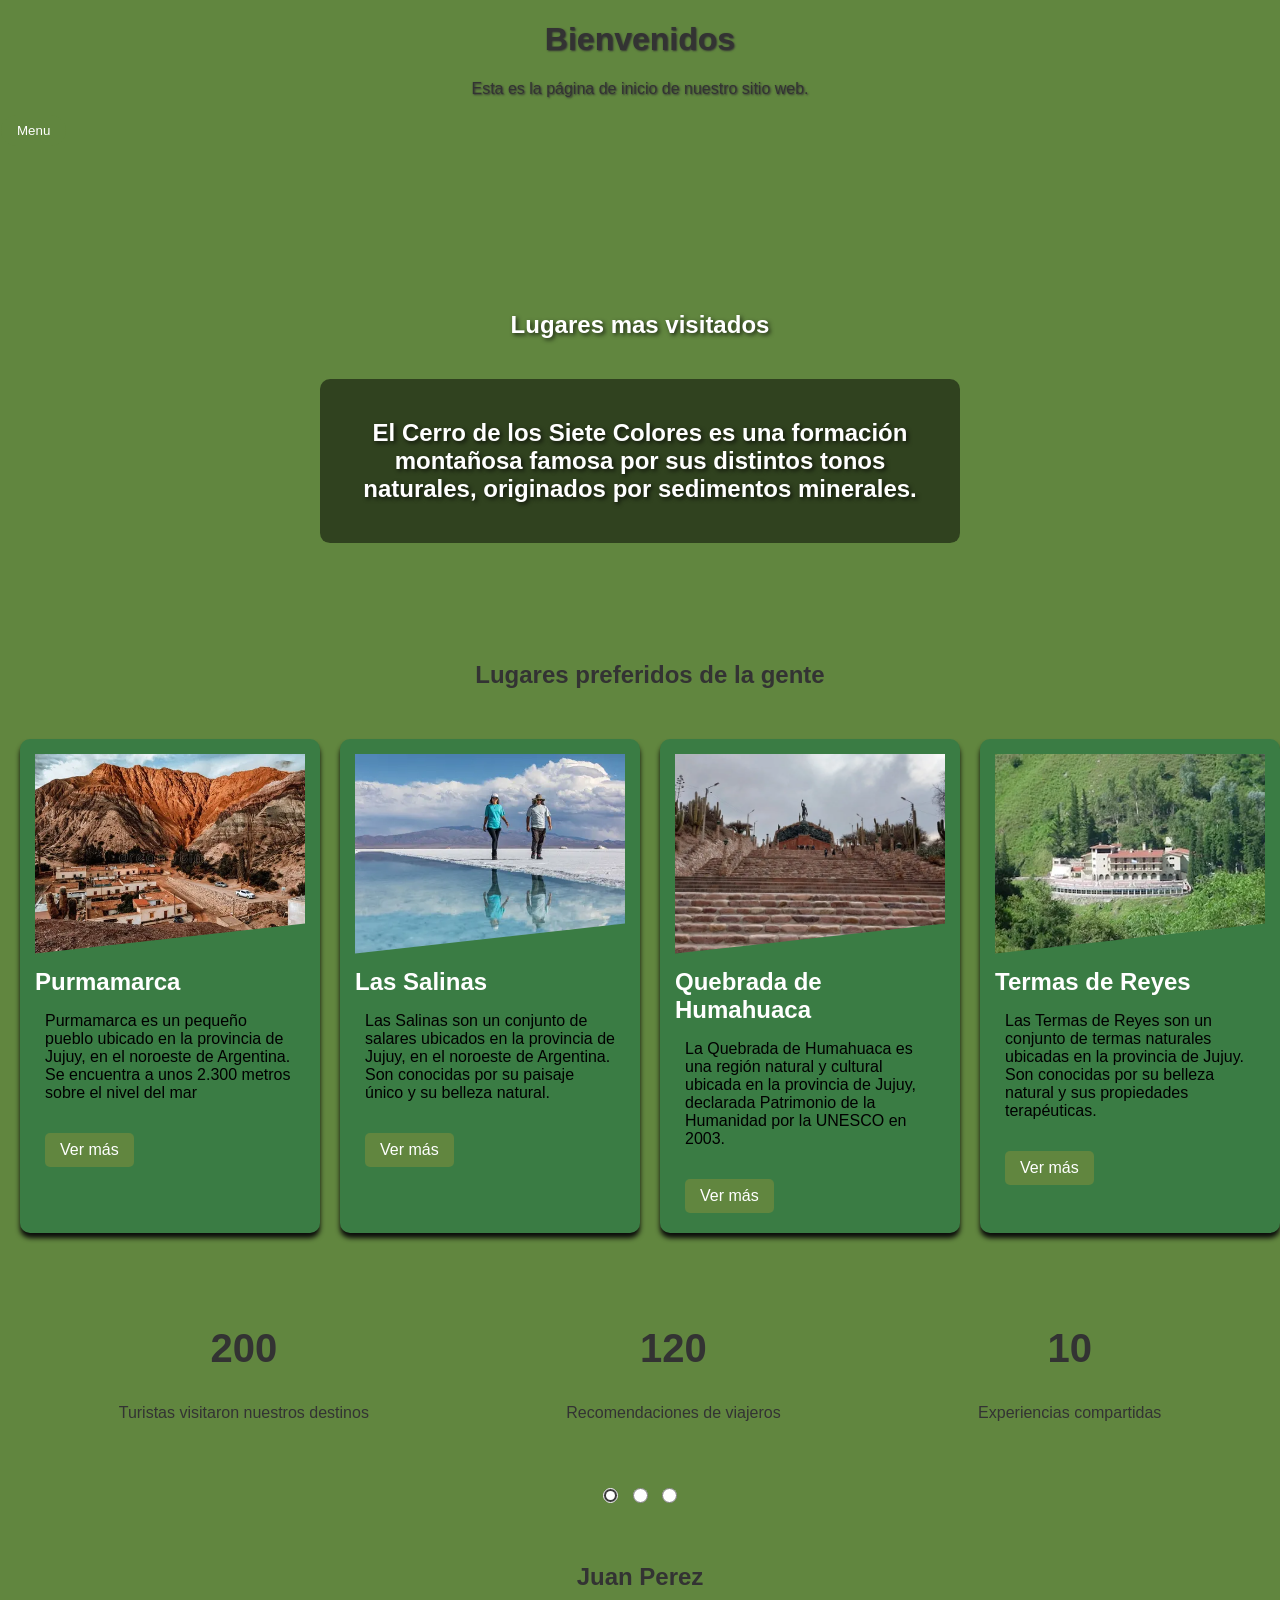
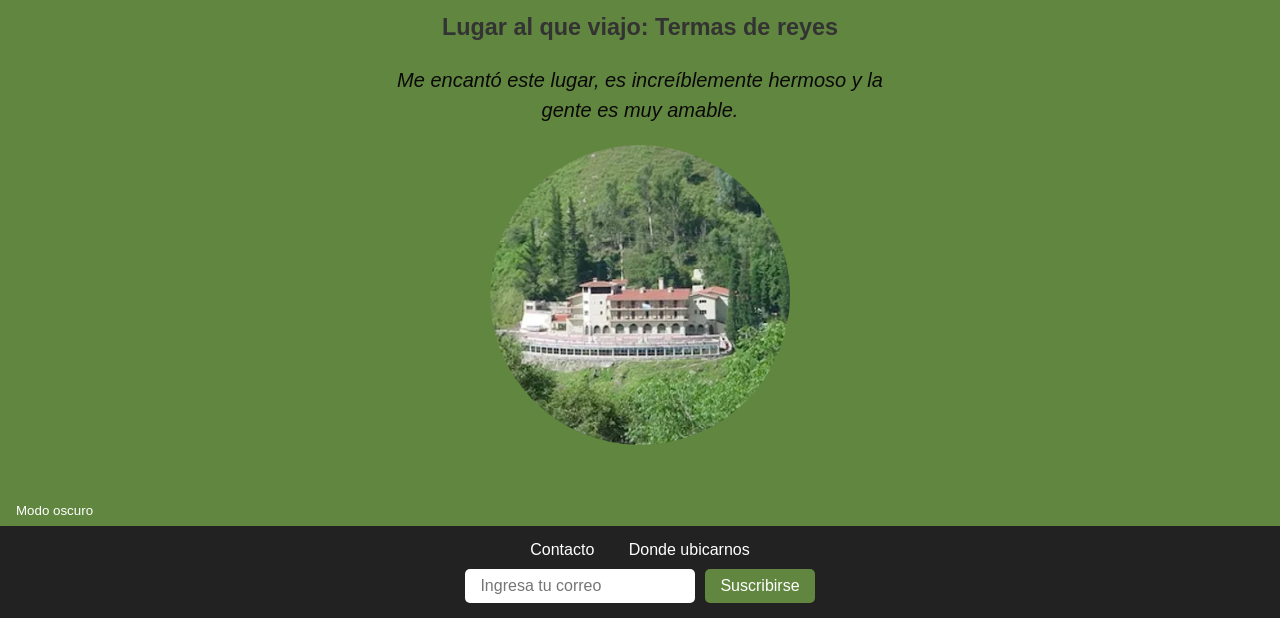
<file: tp1 html y css/Pagina principal/index.html>
<!DOCTYPE html>
<html lang="es">
<head>
    <meta charset="UTF-8">
    <meta name="viewport" content="width=device-width, initial-scale=1.0">
    <title>Pagina principal</title>
    <link rel="stylesheet" href="Assets/css/home.css">
</head>
<body>
    <header role="banner">
        <h1 class="titulo">Bienvenidos</h1>
        <p>Esta es la página de inicio de nuestro sitio web.</p>
        <nav role="navigation" aria-label="Menú principal">
            <div class="menu-contenedor">   
                            <button aria-label="Abrir menú de navegación">Menu</button>
            <ul>
                <li><a href="pages/Destinos.html" aria-label="Ver destinos">Destinos</a></li>
                <li><a href="pages/Agencias.html" aria-label="Ver agencias">Agencias</a></li>
                <li><a href="pages/Precios.html" aria-label="Ver precios">Precios</a></li>
                <li><a href="pages/BlogDestinos.html" aria-label="Ver lugares más visitados">Lugares mas visitados</a></li>
            </ul>
            </div>
        </nav>
    </header>

    <main role="main">

        <section class="lugares" aria-label="Sección hero con video">
            <div><h1>Lugares mas visitados</h1></div>
            <video src="Assets/video/YTDown.com_Shorts_Cerro-de-los-7-colores-Purmamarca_Media_oXQhgATPeMg_002_720p.mp4" autoplay loop muted aria-hidden="true"></video>
            <div class="overlay">
                <h1>El Cerro de los Siete Colores es una formación montañosa famosa por sus distintos tonos naturales, originados por sedimentos minerales.</h1>
            </div>
        </section>

        <section class="Cards" aria-label="Destinos destacados">
            <h1 class="titulo-destinos">Lugares preferidos de la gente</h1>

            <div class="card">
                <img src="Assets/images/purmamarca.webp" alt="Vista de Purmamarca">
                <h2>Purmamarca</h2>
                <p>Purmamarca es un pequeño pueblo ubicado en la provincia de Jujuy, en el noroeste de Argentina. Se encuentra a unos 2.300 metros sobre el nivel del mar</p>
                <input type="checkbox" id="ver-mas">
                <label for="ver-mas" aria-label="Ver más sobre Purmamarca">Ver más</label>
                <div class="contenido-adicional">
                    <p>Además del Cerro de los Siete Colores, Purmamarca ofrece otras atracciones como la Iglesia de Santa Rosa de Lima, construida en el siglo XVII, y el Paseo de los Colorados.</p>
                </div>
            </div>

            <div class="card">
                <img src="Assets/images/las salinas.webp" alt="Vista de Las Salinas">
                <h2>Las Salinas</h2>
                <p>Las Salinas son un conjunto de salares ubicados en la provincia de Jujuy, en el noroeste de Argentina. Son conocidas por su paisaje único y su belleza natural.</p>
                <input type="checkbox" id="ver-mas-salinas">
                <label for="ver-mas-salinas" aria-label="Ver más sobre Las Salinas">Ver más</label>
                <div class="contenido-adicional">
                    <p>Las salinas se formaron hace millones de años a partir de la evaporación de antiguos lagos que quedaron atrapados en la región.</p>
                </div>
            </div>

            <div class="card">
                <img src="Assets/images/quebrada-de-humahuaca.webp" alt="Vista de Quebrada de Humahuaca">
                <h2>Quebrada de Humahuaca</h2>
                <p>La Quebrada de Humahuaca es una región natural y cultural ubicada en la provincia de Jujuy, declarada Patrimonio de la Humanidad por la UNESCO en 2003.</p>
                <input type="checkbox" id="ver-mas-humahuaca">
                <label for="ver-mas-humahuaca" aria-label="Ver más sobre Quebrada de Humahuaca">Ver más</label>
                <div class="contenido-adicional">
                    <p>Humahuaca es uno de los asentamientos más antiguos del norte argentino, con un papel importante en las guerras por la independencia argentina.</p>
                </div>
            </div>

            <div class="card">
                <img src="Assets/images/Termas de reyes.webp" alt="Vista de Termas de Reyes">
                <h2>Termas de Reyes</h2>
                <p>Las Termas de Reyes son un conjunto de termas naturales ubicadas en la provincia de Jujuy. Son conocidas por su belleza natural y sus propiedades terapéuticas.</p>
                <input type="checkbox" id="ver-mas-reyes">
                <label for="ver-mas-reyes" aria-label="Ver más sobre Termas de Reyes">Ver más</label>
                <div class="contenido-adicional">
                    <p>La temperatura del agua varía entre 38 y 42 grados Celsius, lo que las hace ideales para el baño termal.</p>
                </div>
            </div>
        </section>

        <section class="contador" aria-label="Estadísticas">
            <div class="visitas">
                <h2 class="numero">200</h2>
                <p>Turistas visitaron nuestros destinos</p>
            </div>
            <div class="visitas">
                <h2 class="numero">120</h2>
                <p>Recomendaciones de viajeros</p>
            </div>
            <div class="visitas">
                <h2 class="numero">10</h2>
                <p>Experiencias compartidas</p>
            </div>
        </section>

        <section class="testimonios" aria-label="Testimonios de viajeros">
            <input type="radio" name="testimonio" id="t1" class="punto" checked aria-label="Testimonio 1">
            <input type="radio" name="testimonio" id="t2" class="punto" aria-label="Testimonio 2">
            <input type="radio" name="testimonio" id="t3" class="punto" aria-label="Testimonio 3">

            <div class="carrusel">
                <div class="testimonio">
                    <h2>Juan Perez</h2>
                    <h3>Lugar al que viajo: Termas de reyes</h3>
                    <p>Me encantó este lugar, es increíblemente hermoso y la gente es muy amable.</p>
                    <img src="Assets/images/Termas de reyes.webp" alt="Termas de Reyes">
                </div>
                <div class="testimonio">
                    <h2>Maria Gomez</h2>
                    <h3>Lugar al que viajo: Cerro de 7 colores</h3>
                    <p>Una experiencia inolvidable, definitivamente volveré a visitar este lugar.</p>
                    <img src="Assets/images/cerro-de-los-siete-colores.webp" alt="Cerro de los Siete Colores">
                </div>
                <div class="testimonio">
                    <h2>Carlos Rodriguez</h2>
                    <h3>Lugar al que viajo: Las Salinas</h3>
                    <p>Las vistas son impresionantes, especialmente al atardecer.</p>
                    <img src="Assets/images/las salinas.webp" alt="Las Salinas">
                </div>
            </div>
        </section>

        <button onclick="toggleDarkMode()" aria-label="Activar modo oscuro">Modo oscuro</button>
    </main>

    <footer role="contentinfo">
        <ul>
            <li><a href="pages/Contacto.html" aria-label="Ir a contacto">Contacto</a></li>
            <li><a href="https://maps.app.goo.gl/j1ZGdCBHEbtTEC1y9" aria-label="Ver ubicación en mapa">Donde ubicarnos</a></li>
        </ul>
        <form id="newsletter" aria-label="Formulario de suscripción">
            <input type="email" placeholder="Ingresa tu correo" required aria-label="Correo electrónico">
            <button type="submit" aria-label="Suscribirse al newsletter">Suscribirse</button>
        </form>
    </footer>

    <script>
        function toggleDarkMode() {
            document.body.classList.toggle("dark");
        }
    </script>
</body>
</html>
</file>
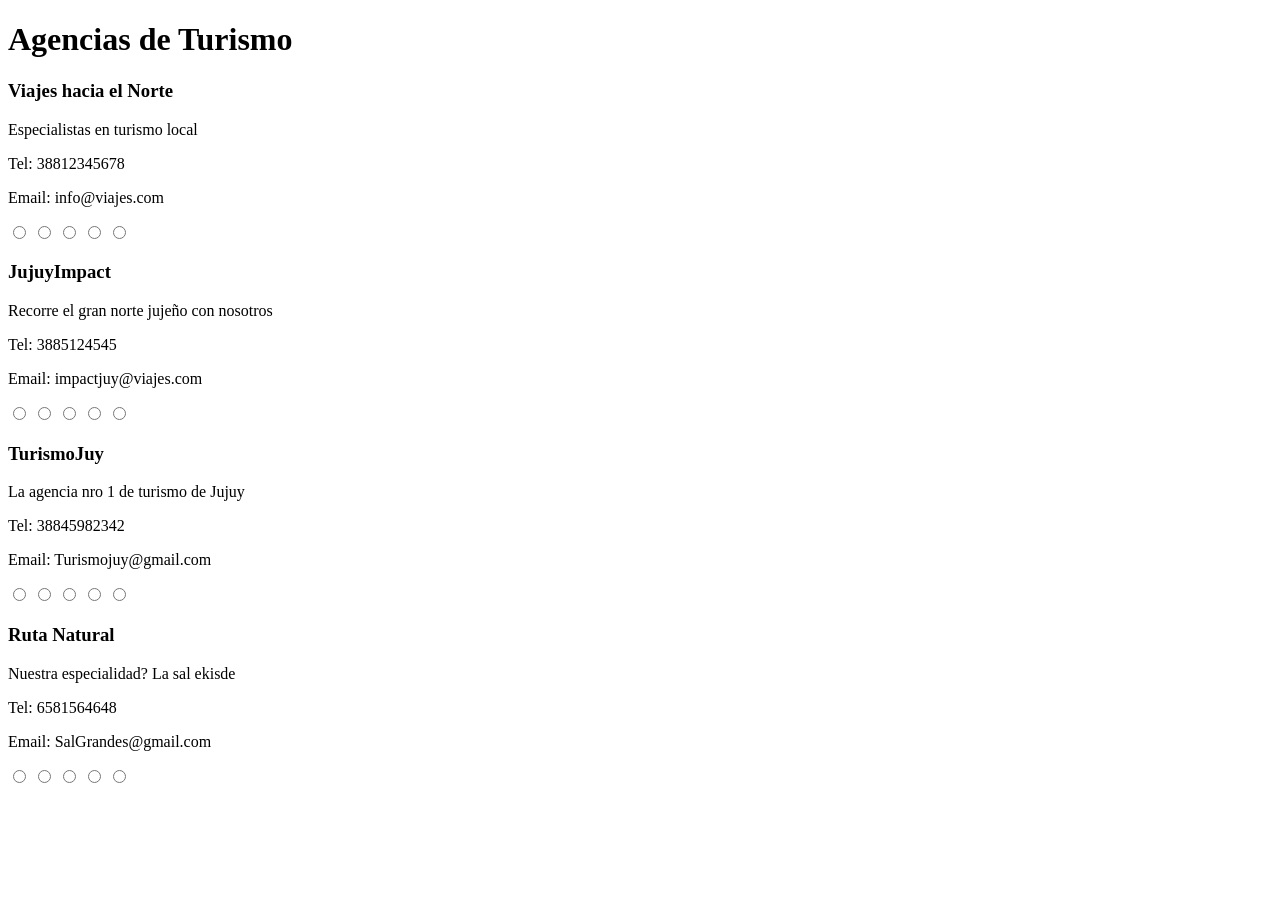
<file: tp1 html y css/Pagina principal/Agencias.html>
<!DOCTYPE html>
<html lang="es">
    <head>
    <meta charset="UTF-8">
    <title>Agencias</title>
</head>
<body>
    <main>
        <h1>Agencias de Turismo</h1>
        <section class="agencias">
            <article class="card-agencia">
                <div class="card-inner">
                    <div class="card-front">
                        <h3>Viajes hacia el Norte</h3>
                        <p>Especialistas en turismo local</p>
                    </div>
                    <div class="card-back">
                            <p>Tel: 38812345678</p>
                            <p>Email: info@viajes.com</p>
                    </div>
                </div>
              <div class="rating">
                <input type="radio" name="rating1">
                <input type="radio" name="rating1">
                <input type="radio" name="rating1">
                <input type="radio" name="rating1">
                <input type="radio" name="rating1">
              </div>
            </article>
            <article class="card-agencia">
                <div class="card-inner">
                    <div class="card-front">
                        <h3>JujuyImpact</h3>
                        <p>Recorre el gran norte jujeño con nosotros</p>
                    </div>
                    <div class="card-back">
                            <p>Tel: 3885124545</p>
                            <p>Email: impactjuy@viajes.com</p>
                    </div>
                </div>
              <div class="rating">
                <input type="radio" name="rating2">
                <input type="radio" name="rating2">
                <input type="radio" name="rating2">
                <input type="radio" name="rating2">
                <input type="radio" name="rating2">
              </div>
            </article> 
            <article class="card-agencia">
                <div class="card-inner">
                    <div class="card-front">
                        <h3>TurismoJuy</h3>
                        <p>La agencia nro 1 de turismo de Jujuy</p>
                    </div>
                    <div class="card-back">
                            <p>Tel: 38845982342</p>
                            <p>Email: Turismojuy@gmail.com</p>
                    </div>
                </div>
              <div class="rating">
                <input type="radio" name="rating3">
                <input type="radio" name="rating3">
                <input type="radio" name="rating3">
                <input type="radio" name="rating3">
                <input type="radio" name="rating3">
              </div>
            </article>
            <article class="card-agencia">
                <div class="card-inner">
                    <div class="card-front">
                        <h3>Ruta Natural</h3>
                        <p>Nuestra especialidad? La sal ekisde</p>
                    </div>
                    <div class="card-back">
                        <p>Tel: 6581564648</p>
                        <p>Email: SalGrandes@gmail.com</p>

                    </div>
                </div>
             <div class="rating">
                 <input type="radio" name="rating4">
                <input type="radio" name="rating4">
                <input type="radio" name="rating4">
                <input type="radio" name="rating4">
                <input type="radio" name="rating4">
             </div>
            </article>
        </section>
    </main>
</body>
</file>
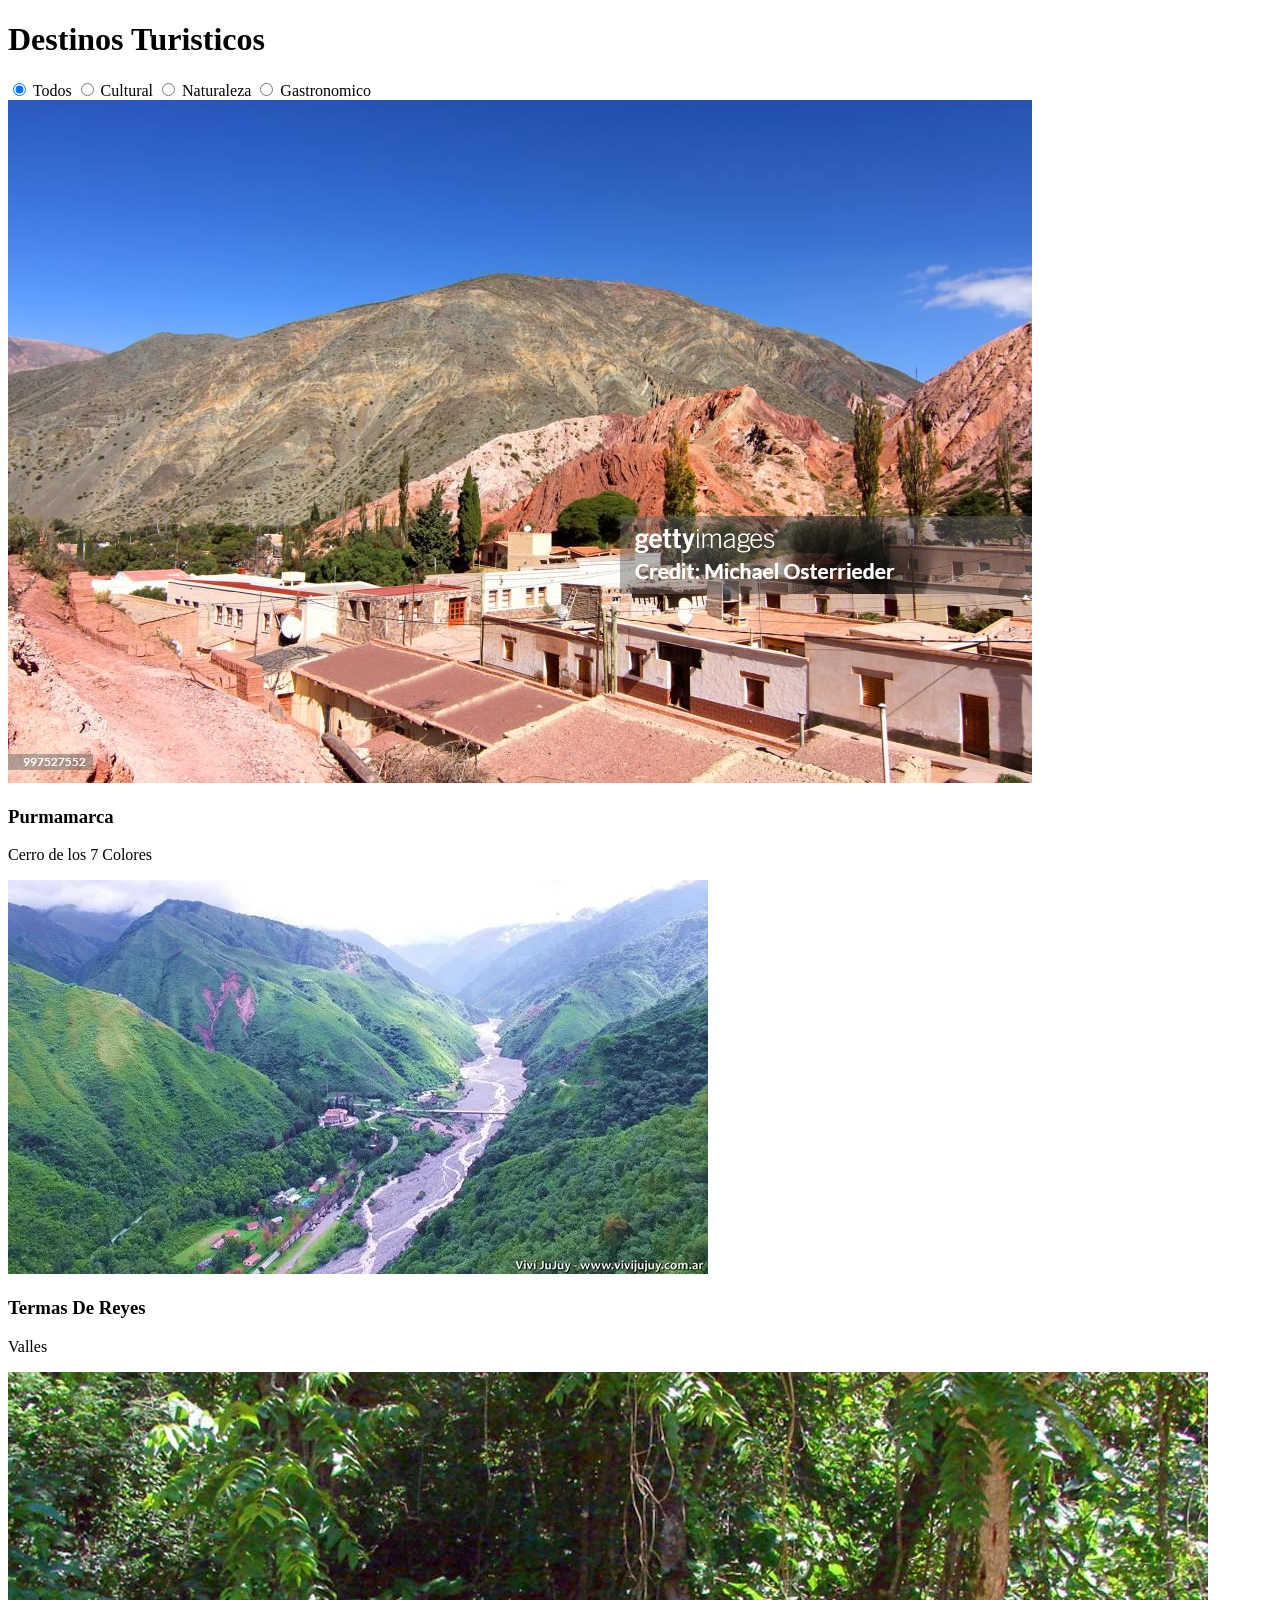
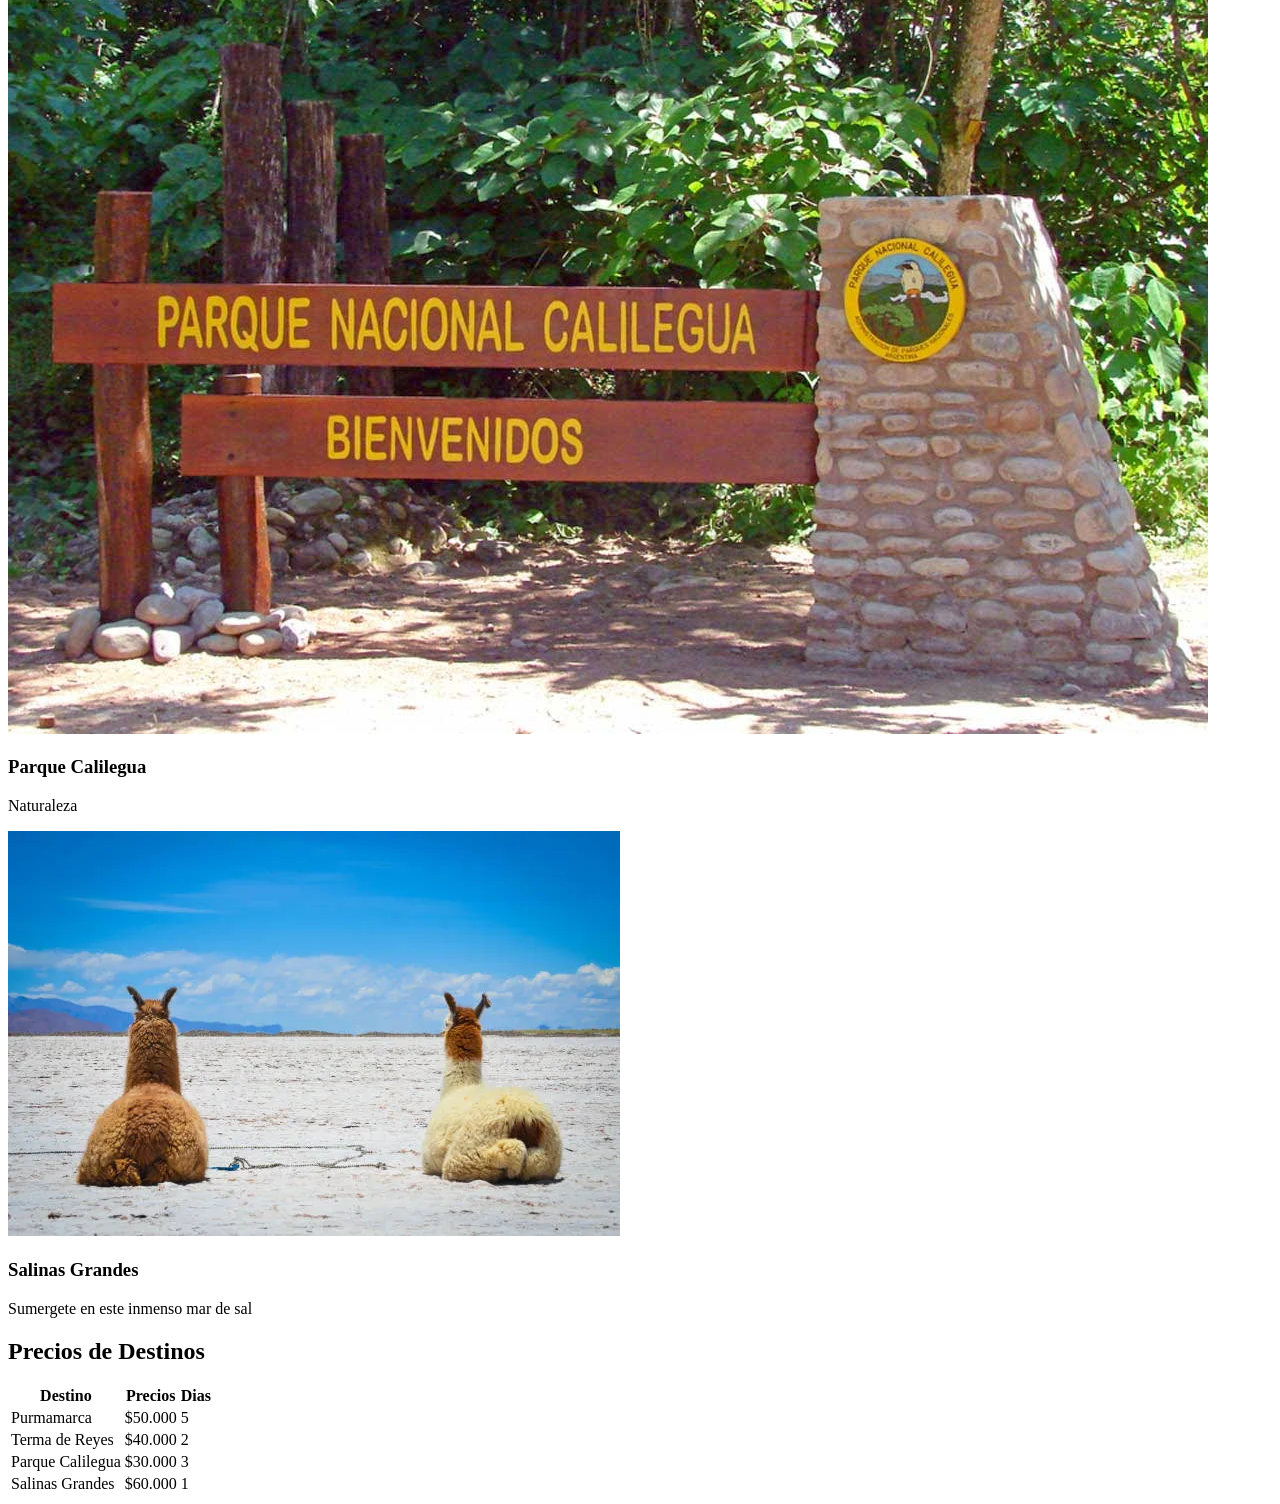
<file: tp1 html y css/Pagina principal/Destinos.html>
<!DOCTYPE html>
<html lang="es">
    <head>
        <meta charset="UTF-8">
        <title>Destinos</title>
    </head>
    <body>
        <main>
            <h1>Destinos Turisticos</h1>
            <section class="filtros">
                <input type="radio" name="categoria" id="todos" checked>
                <label for="todos">Todos</label>
                <input type="radio" name="categoria" id="cultural">
                <label for="cultural">Cultural</label>
                <input type="radio" name="categoria" id="naturaleza">
                <label for="naturaleza">Naturaleza</label>
                <input type="radio" name="categoria" id="gastronomico">
                <label for="gastronomico">Gastronomico</label> 
            </section>
            <section class="galeria">
                <article class="card cultural">
                    <img src="img/purmamarca.jpg" alt="Purmamarca">
                    <h3>Purmamarca</h3>
                    <p>Cerro de los 7 Colores</p>
                </article>
                <article class="card cultural">
                    <img src="img/termasdereyes.jpg" alt="Termas de Reyes">
                    <h3>Termas De Reyes</h3>
                    <p>Valles</p>
                </article>
                <article class="card naturaleza">
                    <img src="img/calilegua.jpg" alt="Calilegua">
                    <h3>Parque Calilegua</h3>
                    <p>Naturaleza</p>
                </article>
                <article class="card cultural">
                    <img src="img/salinasgrandes.jpg" alt="Salinas Grandes">
                    <h3>Salinas Grandes</h3>
                    <p>Sumergete en este inmenso mar de sal </p>
                </article>
            </section>
            <section>
                <h2>Precios de Destinos</h2>
                <table>
                    <thead>
                        <tr>
                        <th>Destino</th>
                        <th>Precios</th>
                        <th>Dias</th>
                        </tr>
                    </thead>
                    <tbody>
                        <tr>
                            <td>Purmamarca</td>
                            <td>$50.000</td>
                            <td>5</td>
                        </tr>
                        <tr>
                            <td>Terma de Reyes</td>
                            <td>$40.000</td>
                            <td>2</td>
                        </tr>
                        <tr>
                            <td>Parque Calilegua</td>
                            <td>$30.000</td>
                            <td>3</td>
                        </tr>
                        <tr>
                            <td>Salinas Grandes</td>
                            <td>$60.000</td>
                            <td>1 </td>
                        </tr>
                    </tbody>
                </table>
            </section>
        </main>
    </body>
</html>
</file>
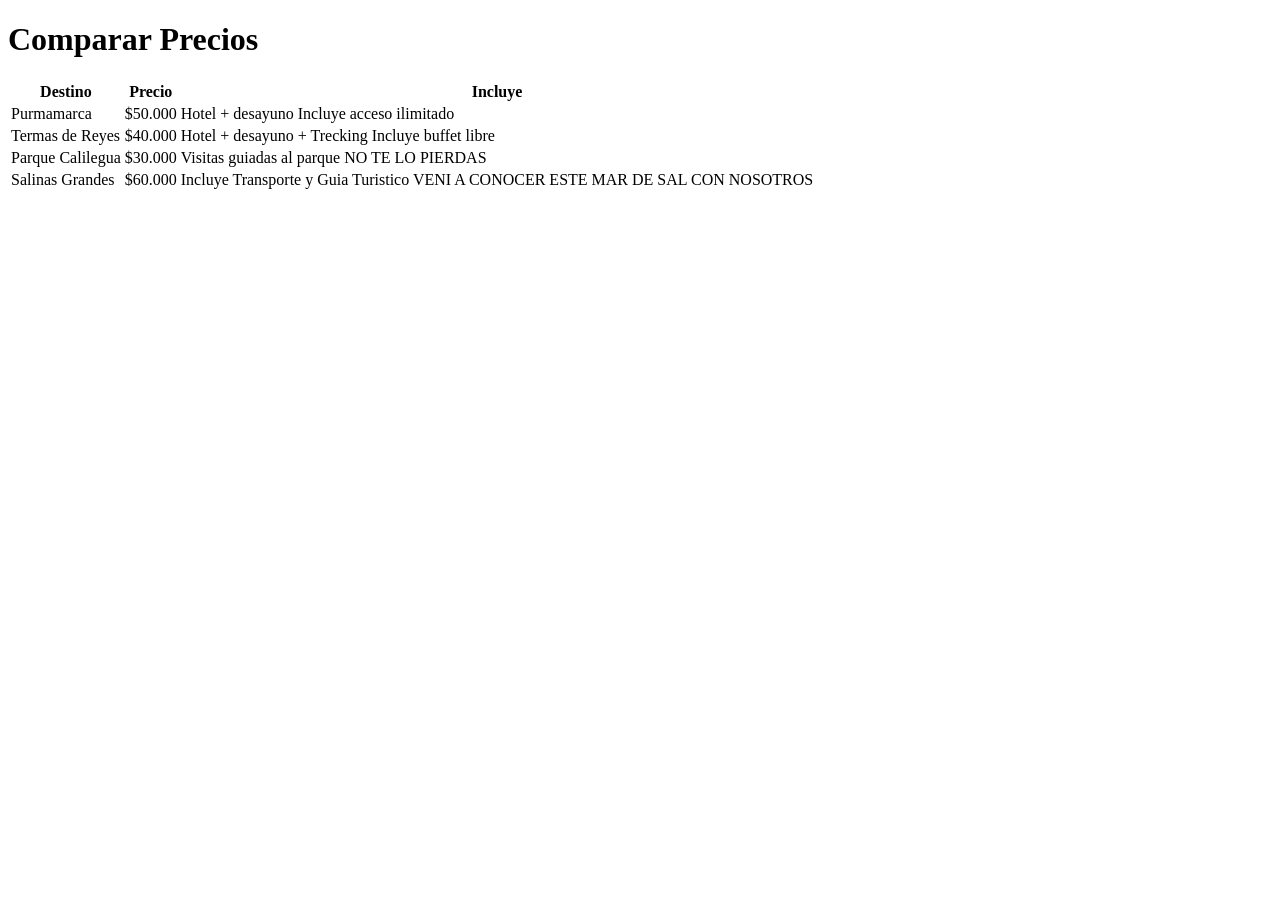
<file: tp1 html y css/Pagina principal/Precios.html>
<!DOCTYPE html>
<html lang="es">
    <head>
    <meta charset="UTF-8">
    <title>Precios</title>
</head>
<body>
    <main>
        <h1>Comparar Precios</h1>
        <table>
        <thead>
            <tr>
             <th>Destino</th>
             <th>Precio</th>
             <th>Incluye</th>
            </tr>
        </thead>
        <tbody>
            <tr>
                 <td>Purmamarca</td>
                 <td>$50.000</td>
                 <td>
                   <span class="tooltip">
                    Hotel + desayuno
                        <span class="tooltip-text">
                         Incluye acceso ilimitado
                        </span>
                    </span>
                </td>
            </tr>
            <tr>
                 <td>Termas de Reyes</td>
                 <td>$40.000</td>
                 <td>
                   <span class="tooltip">
                    Hotel + desayuno + Trecking
                        <span class="tooltip-text">
                         Incluye buffet libre
                        </span>
                    </span>
                </td>
            </tr>
            <tr>
             <td>Parque Calilegua</td>
                 <td>$30.000</td>
                 <td>
                   <span class="tooltip">
                    Visitas guiadas al parque 
                        <span class="tooltip-text">
                         NO TE LO PIERDAS
                        </span>
                    </span>
                </td>
            </tr> 
            <tr>
                <td>Salinas Grandes</td>
                <td>$60.000</td>
                <td>
                    <span class="tooltip">
                        Incluye Transporte y Guia Turistico
                        <span class="tooltip-text">
                            VENI A CONOCER ESTE MAR DE SAL CON NOSOTROS
                        </span>
                    </span>
                </td>
            </tr>  
        </tbody>
        </table>
    </main>
</file>
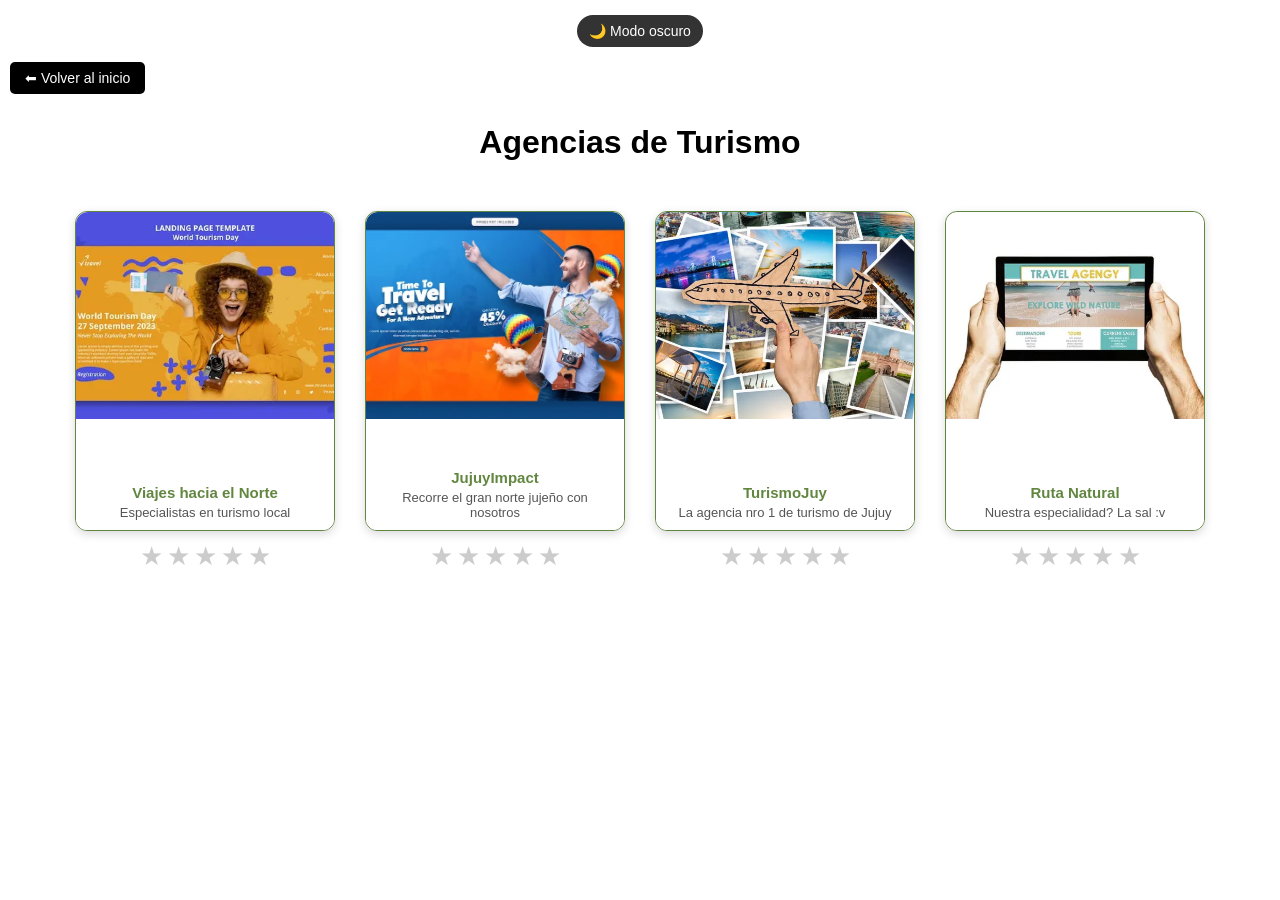
<file: tp1 html y css/Pagina principal/pages/Agencias.html>
<!DOCTYPE html>
<html lang="es">
    <head>
        <meta charset="UTF-8">
        <title>Agencias</title>
        <link rel="stylesheet" href="../Assets/css/Agencias.css">
        <link rel="stylesheet" href="../Assets/css/style.css">
    </head>
    <body>
        <button onclick="document.body.classList.toggle('dark-mode')">
            🌙 Modo oscuro
        </button>
        <a href="../index.html" class="btn-volver">⬅ Volver al inicio</a>
        <main>
            <h1>Agencias de Turismo</h1>
            <section class="agencias">

                <!-- Agencia 1 -->
                <article class="card-agencia">
                    <div class="card-inner">
                        <div class="card-front">
                            <img src="../Assets/images/agencia1.webp" alt="Viajes hacia el Norte">
                            <div class="card-front-info">
                                <h3>Viajes hacia el Norte</h3>
                                <p>Especialistas en turismo local</p>
                            </div>
                        </div>
                        <div class="card-back">
                            <p>Tel: 38812345678</p>
                            <p>Email: info@viajes.com</p>
                        </div>
                    </div>
                    <div class="rating">
                        <input type="radio" name="rating1" id="star5-1"><label for="star5-1">★</label>
                        <input type="radio" name="rating1" id="star4-1"><label for="star4-1">★</label>
                        <input type="radio" name="rating1" id="star3-1"><label for="star3-1">★</label>
                        <input type="radio" name="rating1" id="star2-1"><label for="star2-1">★</label>
                        <input type="radio" name="rating1" id="star1-1"><label for="star1-1">★</label>
                    </div>
                </article>

                <!-- Agencia 2 -->
                <article class="card-agencia">
                    <div class="card-inner">
                        <div class="card-front">
                            <img src="../Assets/images/agencia2.webp" alt="JujuyImpact">
                            <div class="card-front-info">
                                <h3>JujuyImpact</h3>
                                <p>Recorre el gran norte jujeño con nosotros</p>
                            </div>
                        </div>
                        <div class="card-back">
                            <p>Tel: 3885124545</p>
                            <p>Email: impactjuy@viajes.com</p>
                        </div>
                    </div>
                    <div class="rating">
                        <input type="radio" name="rating2" id="star5-2"><label for="star5-2">★</label>
                        <input type="radio" name="rating2" id="star4-2"><label for="star4-2">★</label>
                        <input type="radio" name="rating2" id="star3-2"><label for="star3-2">★</label>
                        <input type="radio" name="rating2" id="star2-2"><label for="star2-2">★</label>
                        <input type="radio" name="rating2" id="star1-2"><label for="star1-2">★</label>
                    </div>
                </article>

                <!-- Agencia 3 -->
                <article class="card-agencia">
                    <div class="card-inner">
                        <div class="card-front">
                            <img src="../Assets/images/agencia3.webp" alt="TurismoJuy">
                            <div class="card-front-info">
                                <h3>TurismoJuy</h3>
                                <p>La agencia nro 1 de turismo de Jujuy</p>
                            </div>
                        </div>
                        <div class="card-back">
                            <p>Tel: 38845982342</p>
                            <p>Email: Turismojuy@gmail.com</p>
                        </div>
                    </div>
                    <div class="rating">
                        <input type="radio" name="rating3" id="star5-3"><label for="star5-3">★</label>
                        <input type="radio" name="rating3" id="star4-3"><label for="star4-3">★</label>
                        <input type="radio" name="rating3" id="star3-3"><label for="star3-3">★</label>
                        <input type="radio" name="rating3" id="star2-3"><label for="star2-3">★</label>
                        <input type="radio" name="rating3" id="star1-3"><label for="star1-3">★</label>
                    </div>
                </article>

                <!-- Agencia 4 -->
                <article class="card-agencia">
                    <div class="card-inner">
                        <div class="card-front">
                            <img src="../Assets/images/agencia4.webp" alt="Ruta Natural">
                            <div class="card-front-info">
                                <h3>Ruta Natural</h3>
                                <p>Nuestra especialidad? La sal :v</p>
                            </div>
                        </div>
                        <div class="card-back">
                            <p>Tel: 6581564648</p>
                            <p>Email: SalGrandes@gmail.com</p>
                        </div>
                    </div>
                    <div class="rating">
                        <input type="radio" name="rating4" id="star5-4"><label for="star5-4">★</label>
                        <input type="radio" name="rating4" id="star4-4"><label for="star4-4">★</label>
                        <input type="radio" name="rating4" id="star3-4"><label for="star3-4">★</label>
                        <input type="radio" name="rating4" id="star2-4"><label for="star2-4">★</label>
                        <input type="radio" name="rating4" id="star1-4"><label for="star1-4">★</label>
                    </div>
                </article>

            </section>
        </main>
    </body>
</html>
</file>
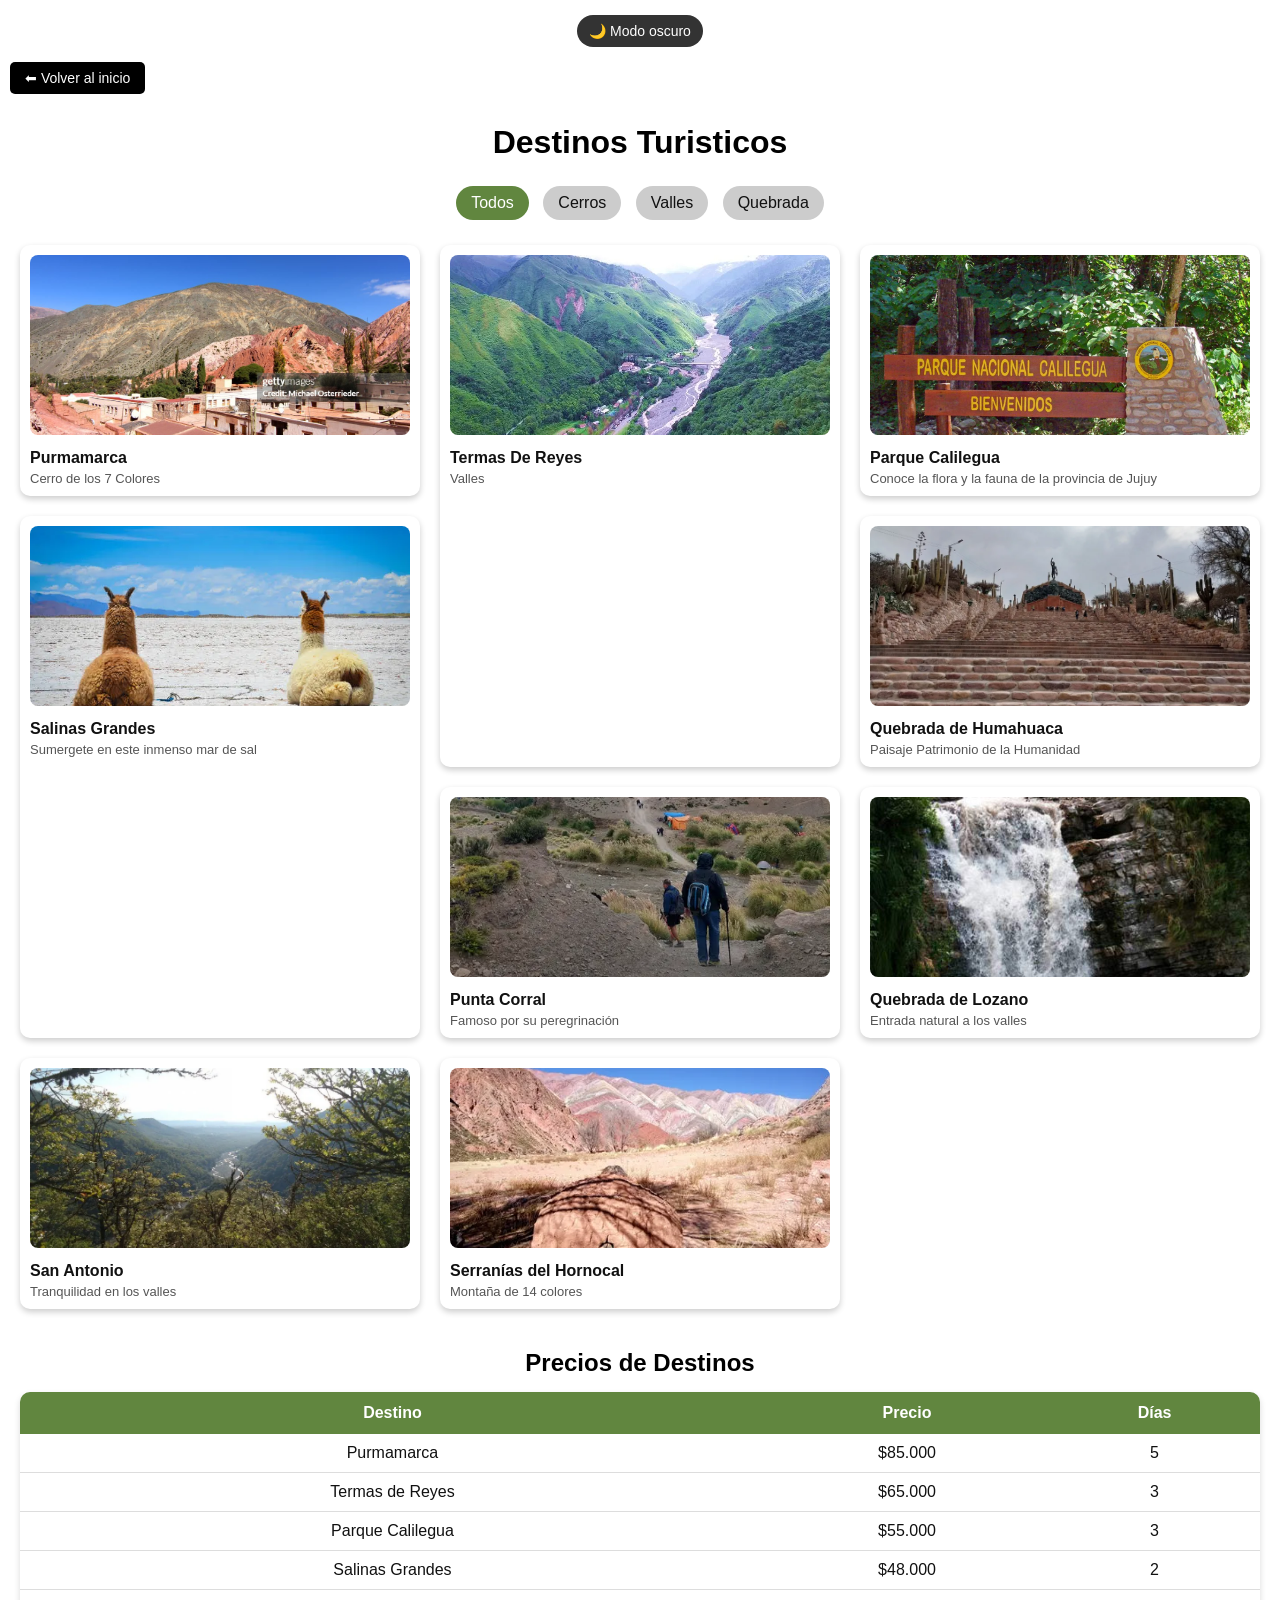
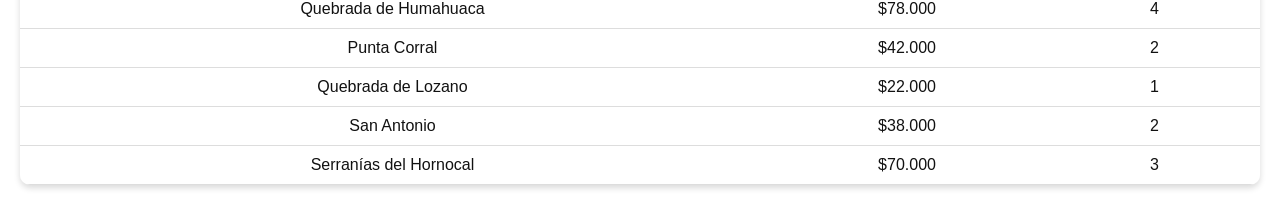
<file: tp1 html y css/Pagina principal/pages/Destinos.html>
<!DOCTYPE html>
<html lang="es">
    <head>
        <meta charset="UTF-8">
        <title>Destinos</title>
        <link rel="stylesheet" href="../Assets/css/Destinos.css">
        <link rel="stylesheet" href="../Assets/css/style.css">
    </head>
    <body>
        <button onclick="document.body.classList.toggle('dark-mode')">
            🌙 Modo oscuro
        </button>
        <a href="../index.html" class="btn-volver">⬅ Volver al inicio</a>
        <main>
            <h1>Destinos Turisticos</h1>

            <input type="radio" name="categoria" id="todos" checked>
            <label for="todos">Todos</label>
            <input type="radio" name="categoria" id="cerros">
            <label for="cerros">Cerros</label>
            <input type="radio" name="categoria" id="valles">
            <label for="valles">Valles</label>
            <input type="radio" name="categoria" id="quebrada">
            <label for="quebrada">Quebrada</label>

            <section class="galeria">
                <a href="https://www.google.com/maps?q=Purmamarca+Jujuy" target="_blank">
                    <article class="card cerros" data-categoria="cerros">
                        <img src="../Assets/images/purmamarca.jpg" alt="Purmamarca">
                        <h3>Purmamarca</h3>
                        <p>Cerro de los 7 Colores</p>
                    </article>
                </a>
                <a href="https://www.google.com/maps?q=Termas+de+Reyes+Jujuy" target="_blank">
                    <article class="card valles" data-categoria="valles">
                        <img src="../Assets/images/termasdereyes.jpg" alt="Termas de Reyes">
                        <h3>Termas De Reyes</h3>
                        <p>Valles</p>
                    </article>
                </a>
                <a href="https://www.google.com/maps?q=Parque+Nacional+Calilegua">
                    <article class="card valles" data-categoria="valles">
                        <img src="../Assets/images/calilegua.jpg" alt="Calilegua">
                        <h3>Parque Calilegua</h3>
                        <p>Conoce la flora y la fauna de la provincia de Jujuy</p>
                    </article>
                </a>
                <a href="https://www.google.com/maps?q=Salinas+Grandes+Jujuy" target="_blank">
                    <article class="card quebrada" data-categoria="quebrada">
                        <img src="../Assets/images/salinasgrandes.jpg" alt="Salinas Grandes">
                        <h3>Salinas Grandes</h3>
                        <p>Sumergete en este inmenso mar de sal</p>
                    </article>
                </a>
                <a href="https://www.google.com/maps?q=Quebrada+de+Humahuaca" target="_blank">
                    <article class="card quebrada" data-categoria="quebrada">
                        <img src="../Assets/images/quebrada-de-humahuaca.webp" alt="Quebrada de Humahuaca">
                        <h3>Quebrada de Humahuaca</h3>
                        <p>Paisaje Patrimonio de la Humanidad</p>
                    </article>
                </a>
                <a href="https://www.google.com/maps?q=Punta+Corral+Jujuy" target="_blank">
                    <article class="card cerros" data-categoria="cerros">
                        <img src="../Assets/images/marca-agua-jujuy-al-momento-1-64png.webp" alt="Punta Corral">
                        <h3>Punta Corral</h3>
                        <p>Famoso por su peregrinación</p>
                    </article>
                </a>
                <a href="https://www.google.com/maps?q=Quebrada+de+Lozano" target="_blank">
                    <article class="card quebrada" data-categoria="quebrada">
                        <img src="../Assets/images/lozano.jpg" alt="Quebrada de Lozano">
                        <h3>Quebrada de Lozano</h3>
                        <p>Entrada natural a los valles</p>
                    </article>
                </a>
                <a href="https://www.google.com/maps?q=San+Antonio+Jujuy" target="_blank">
                    <article class="card valles" data-categoria="valles">
                        <img src="../Assets/images/san antonio.webp" alt="San Antonio">
                        <h3>San Antonio</h3>
                        <p>Tranquilidad en los valles</p>
                    </article>
                </a>
                <a href="https://www.google.com/maps?q=Hornocal+Jujuy" target="_blank">
                    <article class="card cerros" data-categoria="cerros">
                        <img src="../Assets/images/Hornacal.webp" alt="Hornocal">
                        <h3>Serranías del Hornocal</h3>
                        <p>Montaña de 14 colores</p>
                    </article>
                </a>
            </section>

            <section>
                <h2>Precios de Destinos</h2>
                <table>
                    <thead>
                        <tr>
                            <th>Destino</th>
                            <th>Precio</th>
                            <th>Días</th>
                        </tr>
                    </thead>
                    <tbody id="tabla-precios">
                        <!-- Las filas se generan con JS según el filtro -->
                    </tbody>
                </table>
            </section>
        </main>

        <script>
            // Datos de todos los destinos con su categoría
            const destinos = [
                { nombre: "Purmamarca",             precio: "$85.000", dias: 5, categoria: "cerros"   },
                { nombre: "Termas de Reyes",         precio: "$65.000", dias: 3, categoria: "valles"   },
                { nombre: "Parque Calilegua",        precio: "$55.000", dias: 3, categoria: "valles"   },
                { nombre: "Salinas Grandes",         precio: "$48.000", dias: 2, categoria: "quebrada" },
                { nombre: "Quebrada de Humahuaca",   precio: "$78.000", dias: 4, categoria: "quebrada" },
                { nombre: "Punta Corral",            precio: "$42.000", dias: 2, categoria: "cerros"   },
                { nombre: "Quebrada de Lozano",      precio: "$22.000", dias: 1, categoria: "quebrada" },
                { nombre: "San Antonio",             precio: "$38.000", dias: 2, categoria: "valles"   },
                { nombre: "Serranías del Hornocal",  precio: "$70.000", dias: 3, categoria: "cerros"   },
            ];

            function actualizarTabla(categoriaSeleccionada) {
                const tbody = document.getElementById("tabla-precios");
                const filtrados = categoriaSeleccionada === "todos"
                    ? destinos
                    : destinos.filter(d => d.categoria === categoriaSeleccionada);

                tbody.innerHTML = filtrados.map(d => `
                    <tr>
                        <td>${d.nombre}</td>
                        <td>${d.precio}</td>
                        <td>${d.dias}</td>
                    </tr>
                `).join("");
            }

            // Escuchar cambios en los radio buttons
            document.querySelectorAll('input[name="categoria"]').forEach(radio => {
                radio.addEventListener("change", () => {
                    actualizarTabla(radio.id);
                });
            });

            // Cargar tabla al inicio con "todos"
            actualizarTabla("todos");
        </script>
    </body>
</html>
</file>
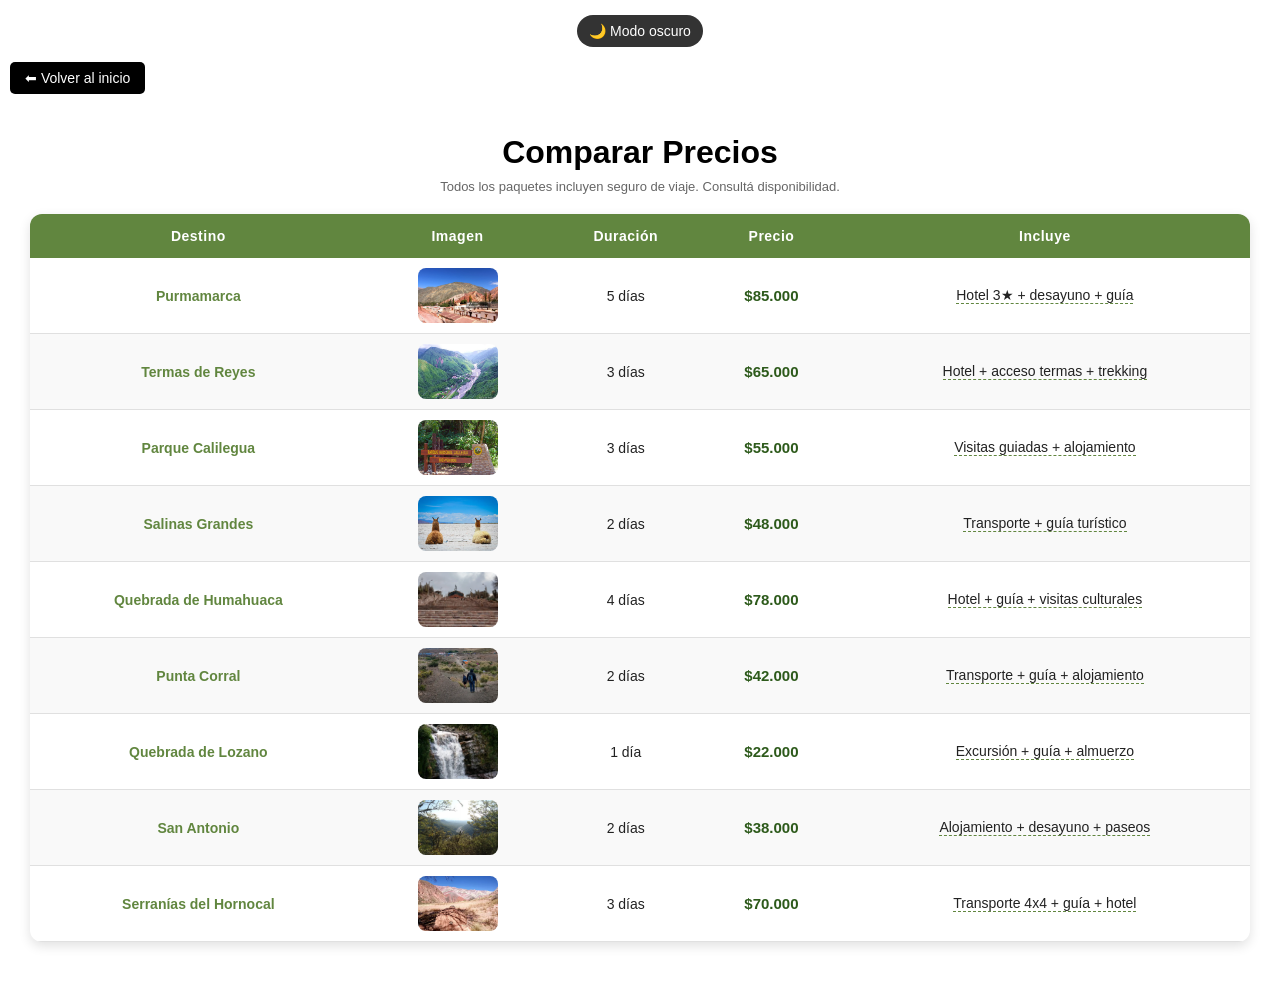
<file: tp1 html y css/Pagina principal/pages/Precios.html>
<!DOCTYPE html>
<html lang="es">
    <head>
        <meta charset="UTF-8">
        <title>Precios</title>
        <link rel="stylesheet" href="../Assets/css/Precios.css">
        <link rel="stylesheet" href="../Assets/css/style.css">
    </head>
    <body>
        <button onclick="document.body.classList.toggle('dark-mode')">
            🌙 Modo oscuro
        </button>
        <a href="../index.html" class="btn-volver">⬅ Volver al inicio</a>
        <main>
            <h1>Comparar Precios</h1>
            <p class="subtitulo">Todos los paquetes incluyen seguro de viaje. Consultá disponibilidad.</p>
            <table>
                <thead>
                    <tr>
                        <th>Destino</th>
                        <th>Imagen</th>
                        <th>Duración</th>
                        <th>Precio</th>
                        <th>Incluye</th>
                    </tr>
                </thead>
                <tbody>
                    <tr>
                        <td class="nombre-destino">Purmamarca</td>
                        <td><img src="../Assets/images/purmamarca.jpg" alt="Purmamarca"></td>
                        <td>5 días</td>
                        <td class="precio">$85.000</td>
                        <td>
                            <span class="tooltip">
                                Hotel 3★ + desayuno + guía
                                <span class="tooltip-text">Incluye traslados desde Jujuy capital, guía certificado y visita al Cerro de los 7 Colores</span>
                            </span>
                        </td>
                    </tr>
                    <tr>
                        <td class="nombre-destino">Termas de Reyes</td>
                        <td><img src="../Assets/images/termasdereyes.jpg" alt="Termas de Reyes"></td>
                        <td>3 días</td>
                        <td class="precio">$65.000</td>
                        <td>
                            <span class="tooltip">
                                Hotel + acceso termas + trekking
                                <span class="tooltip-text">Incluye acceso ilimitado a las termas, pensión completa y caminata guiada por los valles</span>
                            </span>
                        </td>
                    </tr>
                    <tr>
                        <td class="nombre-destino">Parque Calilegua</td>
                        <td><img src="../Assets/images/calilegua.jpg" alt="Parque Calilegua"></td>
                        <td>3 días</td>
                        <td class="precio">$55.000</td>
                        <td>
                            <span class="tooltip">
                                Visitas guiadas + alojamiento
                                <span class="tooltip-text">Incluye guía especializado en flora y fauna, alojamiento en cabaña y entrada al parque nacional</span>
                            </span>
                        </td>
                    </tr>
                    <tr>
                        <td class="nombre-destino">Salinas Grandes</td>
                        <td><img src="../Assets/images/salinasgrandes.jpg" alt="Salinas Grandes"></td>
                        <td>2 días</td>
                        <td class="precio">$48.000</td>
                        <td>
                            <span class="tooltip">
                                Transporte + guía turístico
                                <span class="tooltip-text">Incluye transporte 4x4, guía local, almuerzo típico y sesión de fotos en el salar</span>
                            </span>
                        </td>
                    </tr>
                    <tr>
                        <td class="nombre-destino">Quebrada de Humahuaca</td>
                        <td><img src="../Assets/images/quebrada-de-humahuaca.webp" alt="Quebrada de Humahuaca"></td>
                        <td>4 días</td>
                        <td class="precio">$78.000</td>
                        <td>
                            <span class="tooltip">
                                Hotel + guía + visitas culturales
                                <span class="tooltip-text">Incluye visita a Tilcara, Purmamarca y Humahuaca, guía histórico-cultural y alojamiento en hostería</span>
                            </span>
                        </td>
                    </tr>
                    <tr>
                        <td class="nombre-destino">Punta Corral</td>
                        <td><img src="../Assets/images/marca-agua-jujuy-al-momento-1-64png.webp" alt="Punta Corral"></td>
                        <td>2 días</td>
                        <td class="precio">$42.000</td>
                        <td>
                            <span class="tooltip">
                                Transporte + guía + alojamiento
                                <span class="tooltip-text">Incluye traslado en vehículo 4x4, guía de montaña certificado y alojamiento en refugio de altura</span>
                            </span>
                        </td>
                    </tr>
                    <tr>
                        <td class="nombre-destino">Quebrada de Lozano</td>
                        <td><img src="../Assets/images/lozano.jpg" alt="Quebrada de Lozano"></td>
                        <td>1 día</td>
                        <td class="precio">$22.000</td>
                        <td>
                            <span class="tooltip">
                                Excursión + guía + almuerzo
                                <span class="tooltip-text">Incluye transporte de ida y vuelta, guía local y almuerzo típico jujeño en el camino</span>
                            </span>
                        </td>
                    </tr>
                    <tr>
                        <td class="nombre-destino">San Antonio</td>
                        <td><img src="../Assets/images/san antonio.webp" alt="San Antonio"></td>
                        <td>2 días</td>
                        <td class="precio">$38.000</td>
                        <td>
                            <span class="tooltip">
                                Alojamiento + desayuno + paseos
                                <span class="tooltip-text">Incluye hospedaje en casa de campo, desayuno regional, cabalgata y visita a productores locales</span>
                            </span>
                        </td>
                    </tr>
                    <tr>
                        <td class="nombre-destino">Serranías del Hornocal</td>
                        <td><img src="../Assets/images/Hornacal.webp" alt="Hornocal"></td>
                        <td>3 días</td>
                        <td class="precio">$70.000</td>
                        <td>
                            <span class="tooltip">
                                Transporte 4x4 + guía + hotel
                                <span class="tooltip-text">Incluye traslado en camioneta 4x4, guía de montaña, hotel en Humahuaca y visita al mirador de 14 colores</span>
                            </span>
                        </td>
                    </tr>
                </tbody>
            </table>
        </main>
    </body>
</html>
</file>
<file: tp1 html y css/Pagina principal/Assets/css/home.css>
:root {
    --color-principal: #61863f;
    --color-secundario: #222;
    --color-fondo: #61863f;
    --color-texto: #333;
    --color-card: rgb(58, 124, 68);
    --color-footer: #222;
}

body {
    font-family: Arial, sans-serif;
    margin: 0;
    padding: 0;
    background-color: var(--color-fondo);
    color: var(--color-texto);
    scroll-snap-type: y proximity;
    overflow-y: scroll;
    transition: background 0.3s ease, color 0.3s ease;
}

/* Dark mode */
body.dark nav {
    background-color: #1a1a1a;
}
body.dark button {
    background-color: #333;
 
}
body.dark button:hover {
    background-color: #555;
}
body.dark {
    --color-fondo: #111;
    --color-texto: white;
    --color-card: #1e1e1e;
    background-color: #111;
    color: white;
}

body.dark header {
    background-color: #1a1a1a;
    color: white;
}

body.dark .card {
    background-color: #1e1e1e;
    color: white;
}

body.dark .card p, body.dark .card h2 {
    color: white;
}

body.dark .contador {
    background-color: #1a1a1a;
}

body.dark .testimonio {
    background-color: #1e1e1e;
    color: white;
}
body.dark .testimonio p,
body.dark .testimonio h2,
body.dark .testimonio h3 {
    color: white !important;
}
body.dark footer {
    background-color: #000;
}

body.dark nav ul {
    background-color: #1a1a1a;
}

body.dark nav ul li a {
    color: white;
}

/* Focus accesibilidad */
a:focus, input:focus, textarea:focus, button:focus, label:focus {
    outline: 2px solid yellow;
    outline-offset: 2px;
}

/* Header */
header {
    text-align: center;
    color: #333;
    text-shadow: #333 1px 1px 2px;
    scroll-snap-align: start;
}

/* Menu */
button {
    border-radius: 30px;
    background-color: var(--color-principal);
    color: white;
    cursor: pointer;
    transition: transform 0.2s ease, background 0.3s ease;
    border: none;
    padding: 8px 16px;
}

button:hover {
    background-color: var(--color-secundario);
}

button:active {
    transform: scale(0.95);
}

nav {
    background-color: var(--color-principal);
    padding: 1px;
    position: relative;
    box-sizing: border-box;
    max-width: 55px;
    padding-bottom: 145px;
}

nav ul {
    box-shadow: #0b0c0a 0px 20px 25px;
    position: absolute;
    padding: 0;
    margin: 0;
    list-style: none;
    display: none;
    min-width: 150px;
    border-radius: 10px;
    background-color: var(--color-principal);
    min-height: 160px;
}

nav ul li {
    margin: 10px 0;
}

nav ul li a {
    color: white;
    text-decoration: none;
    padding: 8px 15px;
    display: block;
    transition: background 0.3s ease;
}

nav ul li a:hover {
    background-color: rgba(255,255,255,0.2);
}

nav:hover ul {
    display: block;
}

/* Hero */
section.lugares {
    position: relative;
    text-align: center;
    color: white;
    text-shadow: 2px 2px 4px rgba(0, 0, 0, 0.7);
    width: 100%;
    height: 300px;
    scroll-snap-align: start;
}

.overlay {
    position: absolute;
    top: 50%;
    left: 50%;
    transform: translate(-50%, -50%);
    background-color: rgba(0, 0, 0, 0.5);
    padding: 20px;
    border-radius: 10px;
    max-width: 80%;
    animation: aparecer 2s forwards;
}

@keyframes aparecer {
    from {
        opacity: 0;
        transform: translate(-50%, -40%);
    }
    to {
        opacity: 1;
        transform: translate(-50%, -50%);
    }
}

video {
    width: 100%;
    height: 90%;
    object-fit: cover;
    margin-top: -20px;
}

/* Cards */
.Cards {
    display: grid;
    grid-template-columns: repeat(4, minmax(300px, 1fr));
    gap: 20px;
    scroll-snap-align: start;
    padding: 20px;
}

.titulo-destinos {
    display: flex;
    justify-content: space-around;
    padding: 10px;
    grid-column: 1 / -1;
}

.contenido-adicional {
    display: none;
}

#ver-mas:checked ~ .contenido-adicional { display: block; }
#ver-mas-salinas:checked ~ .contenido-adicional { display: block; }
#ver-mas-reyes:checked ~ .contenido-adicional { display: block; }
#ver-mas-humahuaca:checked ~ .contenido-adicional { display: block; }

.card {
    transition: transform 0.3s ease, box-shadow 0.3s ease;
    background-color: var(--color-card);
    border-radius: 10px;
    padding: 15px;
    overflow: hidden;
    box-shadow: #0b0c0a 0px 5px 5px;
}

.card h2 {
    font-size: 24px;
    margin: 10px 0;
    color: white;
}

.card p {
    font-size: 16px;
    color: #000000;
    padding: 0 10px 10px;
}

.card:hover {
    transform: translateY(-10px);
    box-shadow: 0 10px 20px rgba(0, 0, 0, 0.3);
}

.card label {
    display: inline-block;
    background-color: var(--color-principal);
    color: white;
    padding: 8px 15px;
    border-radius: 5px;
    cursor: pointer;
    transition: transform 0.2s ease, background 0.3s ease;
    margin: 5px 10px;
}

.card label:hover {
    background-color: var(--color-secundario);
}

.card label:active {
    transform: scale(0.95);
}

.card img {
    width: 100%;
    height: 200px;
    object-fit: cover;
    clip-path: polygon(0 0, 100% 0, 100% 85%, 0 100%);
}

/* Contador */
.contador {
    display: flex;
    justify-content: space-around;
    align-items: center;
    padding: 40px 20px;
    scroll-snap-align: start;
}

.visitas {
    text-align: center;
}

.numero {
    font-size: 40px;
    font-weight: bold;
    animation: contar 2s ease-out forwards;
}

@keyframes contar {
    from {
        opacity: 0;
        transform: scale(0.5);
    }
    to {
        opacity: 1;
        transform: scale(1);
    }
}

/* Testimonios */
.testimonios {
    text-align: center;
    scroll-snap-align: start;
}

.testimonio {
    display: none;
    font-size: 20px;
    border-radius: 15px;
    padding: 30px;
    text-align: center;
    max-width: 500px;
    margin: 0 auto;
}

#t1:checked ~ .carrusel .testimonio:nth-child(1) { display: block; }
#t2:checked ~ .carrusel .testimonio:nth-child(2) { display: block; }
#t3:checked ~ .carrusel .testimonio:nth-child(3) { display: block; }

.testimonio img {
    width: 300px;
    height: 300px;
    border-radius: 50%;
    margin-bottom: 15px;
    object-fit: cover;
}

.testimonio h2 {
    font-size: 24px;
    margin-bottom: 10px;
}

.testimonio p {
    font-style: italic;
    color: #0a0808;
    line-height: 1.5;
}
.punto {
    width: 15px;
    height: 15px;
    cursor: pointer;
    accent-color: white;
    margin: 10px 5px;
}

/* Footer */
footer {
    background-color: var(--color-footer);
    padding: 15px;
    text-align: center;
    scroll-snap-align: start;
}

footer ul {
    list-style: none;
    padding: 0;
    margin: 0 0 10px;
}

footer li {
    display: inline;
    margin: 0 15px;
}

footer a {
    color: white;
    text-decoration: none;
    font-size: 16px;
    transition: color 0.3s ease;
}

footer a:hover {
    text-decoration: underline;
}

#newsletter {
    display: flex;
    justify-content: center;
    gap: 10px;
    margin-top: 10px;
}

#newsletter input {
    padding: 8px 15px;
    border-radius: 5px;
    border: none;
    font-size: 16px;
}

#newsletter button {
    padding: 8px 15px;
    border-radius: 5px;
    font-size: 16px;
}
.card input[type="checkbox"] {
    display: none;
}
</file>
<file: tp1 html y css/Pagina principal/Assets/css/Agencias.css>
:root {
    --color-principal: #61863f;
    --color-secundario: #fff;
    --color-texto: #000;
    --color-fondo: #f5f5f5;
}

* {
    margin: 0;
    padding: 0;
    box-sizing: border-box;
    
}

body {
    font-family: Arial, sans-serif;
    background-color: var(--color-fondo);
    color: var(--color-texto);
}

/* ── DARK MODE ── */
body.dark-mode {
    background-color: #111;
    color: white;
}

body.dark-mode .card-front,
body.dark-mode .card-back {
    background-color: #1e1e1e;
    color: white;
    border-color: #61863f;
}

body.dark-mode .card-front p,
body.dark-mode .card-front h3,
body.dark-mode .card-back p {
    color: white;
}

body.dark-mode a {
    color: #90ee90;
}

/* ── FOCO ACCESIBLE ── */
a:focus,
input:focus,
button:focus {
    outline: 2px solid yellow;
}

/* ── BOTONES ── */
button {
    display: block;
    margin: 15px auto 5px;
    background: #61863f;
    color: white;
    border: none;
    padding: 8px 18px;
    border-radius: 20px;
    cursor: pointer;
    font-size: 14px;
    transition: transform 0.2s ease;
}

button:active {
    transform: scale(0.95);
}

.btn-volver {
    display: inline-block;
    margin: 10px 20px;
    background: #61863f;
    color: white;
    padding: 8px 18px;
    border-radius: 20px;
    text-decoration: none;
    font-size: 14px;
    transition: transform 0.2s ease;
}

.btn-volver:active {
    transform: scale(0.95);
}

/* ── TÍTULO ── */
h1 {
    text-align: center;
    margin: 20px 0;
}

/* ── GRID DE AGENCIAS ── */
.agencias {
    display: flex;
    gap: 30px;
    flex-wrap: wrap;
    justify-content: center;
    padding: 30px 20px;
}

/* ── TARJETA FLIP ── */
.card-agencia {
    width: 260px;
    height: 320px;
    perspective: 1000px;
}

.card-inner {
    width: 100%;
    height: 100%;
    transition: transform 0.6s;
    transform-style: preserve-3d;
    position: relative;
}

.card-agencia:hover .card-inner {
    transform: rotateY(180deg);
}

/* ── FRENTE Y REVERSO ── */
.card-front,
.card-back {
    background: white;
    color: #111;
    position: absolute;
    width: 100%;
    height: 100%;
    backface-visibility: hidden;
    border-radius: 12px;
    border: 1px solid #61863f;
    overflow: hidden;
    box-shadow: 0 3px 10px rgba(0,0,0,0.15);
    display: flex;
    flex-direction: column;
    justify-content: flex-end;
    align-items: center;
    text-align: center;
}

/* ── IMAGEN EN EL FRENTE ── */
.card-front img {
    position: absolute;
    top: 0;
    left: 0;
    width: 100%;
    height: 65%;
    object-fit: cover;
    border-radius: 12px 12px 0 0;
}

.card-front-info {
    width: 100%;
    padding: 10px 12px;
    background: white;
    z-index: 1;
}

body.dark-mode .card-front-info {
    background: #1e1e1e;
}

.card-front h3 {
    font-size: 15px;
    color: #61863f;
    margin-bottom: 4px;
}

.card-front p {
    font-size: 13px;
    color: #555;
}

body.dark-mode .card-front p {
    color: #ccc;
}

/* ── REVERSO ── */
.card-back {
    transform: rotateY(180deg);
    justify-content: center;
    gap: 12px;
    padding: 20px;
}

.card-back p {
    font-size: 14px;
    color: #333;
}

body.dark-mode .card-back p {
    color: #ddd;
}

.card-back::before {
    content: "📋 Contacto";
    font-size: 16px;
    font-weight: bold;
    color: #61863f;
    margin-bottom: 8px;
}

/* ── RATING ESTRELLAS ── */
.rating {
    display: flex;
    flex-direction: row-reverse;
    justify-content: center;
    margin-top: 10px;
    gap: 4px;
}

.rating input {
    display: none;
}

.rating label {
    font-size: 26px;
    color: #ccc;
    cursor: pointer;
    transition: color 0.2s, transform 0.2s;
    padding: 0;
    background: none;
    border: none;
    border-radius: 0;
    margin: 0;
}

.rating label:hover,
.rating label:hover ~ label,
.rating input:checked ~ label {
    color: gold;
    transform: scale(1.2);
}

/* ── RESPONSIVO ── */
@media (max-width: 768px) {
    .card-agencia {
        width: 90%;
        height: 300px;
    }
}
</file>
<file: tp1 html y css/Pagina principal/Assets/css/style.css>
:root {
    --color-principal: #000;
    --color-secundario: #fff;
    --color-acento:#007bff;
}

body {
    background-color: var(--color-secundario);
    color: var(--color-principal);

}

h1 {
    color: var(--color-principal);
}

.card:hover {
    border-color: var(--color-acento);
}

.dark-mode {
    --color-principal: #fff;
    --color-secundario: #121212;
}

button, label {
    transition: 0.3s;
}

label:hover {
    background-color: #ddd;
}

@keyframes aparecer {
    from {
        opacity:0;
    }
    to {
        opacity:1;
    }
    
}

.card {
    animation: aparecer 1s ease;
}

input:focus, label:focus {
    outline: 2px solid blue;
}

button {
    padding: 8px 12px;
    cursor:pointer;
    border: none;
    background: #333;
    color: white;
}

.btn-volver {
    display: inline-block;
    margin: 10px;
    padding: 8px 15px;
    background: var(--color-principal);
    color: var(--color-secundario);
    text-decoration: none;
    border-radius: 5px;
    transition: 0.3s;
}

.btn-volver:hover {
    opacity: 0.8;
}
</file>
<file: tp1 html y css/Pagina principal/Assets/css/Destinos.css>
:root {
    --color-principal: #61863f;
    --color-secundario: #222;
    --color-texto: #000;
    --color-fondo: #f5f5f5;
}

* {
    margin: 0px;
    padding: 0px;
    box-sizing: border-box;
}

body {
    font-family: Arial, sans-serif;
    background-color: var(--color-fondo);
    color: var(--color-texto);
}

/* ── DARK MODE ── */
body.dark-mode {
    background-color: #111;
    color: white;
}

body.dark-mode .card {
    background-color: #1e1e1e;
    color: white;
}

body.dark-mode .card h3,
body.dark-mode .card p {
    color: white;
}

body.dark-mode label {
    background: #333;
    color: white;
}

body.dark-mode table {
    background-color: #1e1e1e;
    color: white;
}

body.dark-mode th,
body.dark-mode td {
    border-color: #555;
}

body.dark-mode td {
    color: white;
}

body.dark-mode a {
    color: #90ee90;
}

/* ── BOTONES ── */
button {
    display: block;
    margin: 15px auto 5px;
    background: #61863f;
    color: white;
    border: none;
    padding: 8px 18px;
    border-radius: 20px;
    cursor: pointer;
    font-size: 14px;
    transition: transform 0.2s ease;
}

button:active {
    transform: scale(0.95);
}

.btn-volver {
    display: inline-block;
    margin: 10px 20px;
    background: #61863f;
    color: white;
    padding: 8px 18px;
    border-radius: 20px;
    text-decoration: none;
    font-size: 14px;
    transition: transform 0.2s ease;
}

.btn-volver:active {
    transform: scale(0.95);
}

/* ── FOCO ACCESIBLE ── */
a:focus,
input:focus,
button:focus {
    outline: 2px solid yellow;
}

/* ── TÍTULO ── */
h1 {
    text-align: center;
    margin: 20px 0;
}

/* ── FILTROS ── */
input[type="radio"] {
    display: none;
}

label {
    cursor: pointer;
    padding: 8px 15px;
    background: #ccc;
    margin: 5px;
    display: inline-block;
    border-radius: 20px;
    transition: transform 0.2s ease;
    color: #111;
}

label:active {
    transform: scale(0.95);
}

input[type="radio"]:checked + label {
    background-color: #61863f;
    color: white;
}

main {
    text-align: center;
}

/* ── GALERÍA MASONRY ── */
.galeria {
    display: grid;
    grid-template-columns: repeat(3, 1fr);
    gap: 20px;
    padding: 20px;
    grid-auto-flow: dense;
    text-align: left;
}

.galeria a {
    text-decoration: none;
    color: inherit;
    display: block;
}

.galeria a:nth-child(2) { grid-row: span 2; }
.galeria a:nth-child(4) { grid-row: span 2; }

/* ── TARJETAS ── */
.card {
    background: white;
    color: #111;
    padding: 10px;
    border-radius: 10px;
    overflow: hidden;
    position: relative;
    box-shadow: 0 3px 6px rgba(0,0,0,0.2);
    height: 100%;
    opacity: 1;
    transform: none;
}

/* Overlay "Ver destino" */
.card::after {
    content: "Ver destino";
    position: absolute;
    top: 0;
    left: 0;
    width: 100%;
    height: 100%;
    background: rgba(0, 0, 0, 0.6);
    color: white;
    display: flex;
    justify-content: center;
    align-items: center;
    font-size: 16px;
    font-weight: bold;
    opacity: 0;
    transition: opacity 0.3s;
}

.card:hover::after {
    opacity: 1;
}

.card img {
    width: 100%;
    height: 180px;
    object-fit: cover;
    border-radius: 8px;
    transition: transform 0.3s;
}

.card:hover img {
    transform: scale(1.07);
}

.card:hover {
    box-shadow: 0 10px 20px rgba(0,0,0,0.3);
}

.card h3 {
    margin: 10px 0 4px;
    font-size: 16px;
}

.card p {
    font-size: 13px;
    color: #555;
}

/* ── FILTROS CSS-ONLY ── */
#cerros:checked ~ .galeria a:not(:has(.cerros)) {
    display: none;
}

#valles:checked ~ .galeria a:not(:has(.valles)) {
    display: none;
}

#quebrada:checked ~ .galeria a:not(:has(.quebrada)) {
    display: none;
}

#todos:checked ~ .galeria a {
    display: block;
}

/* ── TABLA DE PRECIOS ── */
section:has(table) {
    padding: 20px;
    text-align: left;
}

section:has(table) h2 {
    text-align: center;
    margin-bottom: 15px;
}

table {
    width: 100%;
    border-collapse: collapse;
    background: white;
    color: #111;
    border-radius: 10px;
    overflow: hidden;
    box-shadow: 0 3px 6px rgba(0,0,0,0.15);
}

th {
    background-color: #61863f;
    color: white;
    padding: 12px;
    text-align: center;
}

td {
    padding: 10px;
    text-align: center;
    border-bottom: 1px solid #ddd;
    transition: background 0.2s;
    color: #111;
}

tbody tr:hover td {
    background-color: #e8f5e1;
    color: #111;
}

/* ── RESPONSIVO ── */
@media (max-width: 768px) {
    .galeria {
        grid-template-columns: 1fr;
    }

    .galeria a:nth-child(2),
    .galeria a:nth-child(4) {
        grid-row: span 1;
    }

    table {
        font-size: 12px;
    }

    th, td {
        padding: 7px;
    }
}
</file>
<file: tp1 html y css/Pagina principal/Assets/css/Precios.css>
:root {
    --color-principal: #61863f;
    --color-secundario: #fff;
    --color-texto: #000;
    --color-fondo: #f5f5f5;
}

* {
    margin: 0;
    padding: 0;
    box-sizing: border-box;
}

body {
    font-family: Arial, sans-serif;
    background-color: var(--color-fondo);
    color: var(--color-texto);
}

/* ── DARK MODE ── */
body.dark-mode {
    background-color: #111;
    color: white;
}

body.dark-mode table {
    background-color: #1e1e1e;
    color: white;
}

body.dark-mode th {
    background-color: #3a5c25;
}

body.dark-mode td {
    color: white;
    border-color: #444;
}

body.dark-mode tbody tr:hover td {
    background-color: #2a3f1a;
    color: white;
}

body.dark-mode .subtitulo {
    color: #aaa;
}

body.dark-mode a {
    color: #90ee90;
}

/* ── FOCO ACCESIBLE ── */
a:focus,
button:focus {
    outline: 2px solid yellow;
}

/* ── BOTONES ── */
button {
    display: block;
    margin: 15px auto 5px;
    background: #61863f;
    color: white;
    border: none;
    padding: 8px 18px;
    border-radius: 20px;
    cursor: pointer;
    font-size: 14px;
    transition: transform 0.2s ease;
}

button:active {
    transform: scale(0.95);
}

.btn-volver {
    display: inline-block;
    margin: 10px 20px;
    background: #61863f;
    color: white;
    padding: 8px 18px;
    border-radius: 20px;
    text-decoration: none;
    font-size: 14px;
    transition: transform 0.2s ease;
}

.btn-volver:active {
    transform: scale(0.95);
}

/* ── TÍTULO ── */
h1 {
    text-align: center;
    margin: 20px 0 8px;
}

.subtitulo {
    text-align: center;
    font-size: 13px;
    color: #666;
    margin-bottom: 20px;
}

/* ── TABLA ── */
main {
    padding: 10px 30px 40px;
}

table {
    width: 100%;
    border-collapse: collapse;
    background: white;
    border-radius: 12px;
    overflow: hidden;
    box-shadow: 0 4px 12px rgba(0,0,0,0.12);
}

thead {
    background-color: #61863f;
    color: white;
}

th {
    padding: 14px 12px;
    text-align: center;
    font-size: 14px;
    letter-spacing: 0.5px;
}

td {
    padding: 10px 12px;
    text-align: center;
    border-bottom: 1px solid #e0e0e0;
    font-size: 14px;
    color: #222;
    transition: background 0.2s;
}

/* Imagen dentro de la tabla */
td img {
    width: 80px;
    height: 55px;
    object-fit: cover;
    border-radius: 8px;
    display: block;
    margin: 0 auto;
}

/* Nombre del destino en negrita */
.nombre-destino {
    font-weight: bold;
    color: #61863f;
}

body.dark-mode .nombre-destino {
    color: #90ee90;
}

/* Precio destacado */
.precio {
    font-weight: bold;
    font-size: 15px;
    color: #2d5a1b;
}

body.dark-mode .precio {
    color: #a8d878;
}

/* Filas alternadas */
tbody tr:nth-child(even) td {
    background-color: #f9f9f9;
}

body.dark-mode tbody tr:nth-child(even) td {
    background-color: #252525;
}

/* Hover en fila completa */
tbody tr:hover td {
    background-color: #e8f5e1;
    color: #111;
}

/* ── TOOLTIPS ── */
.tooltip {
    position: relative;
    cursor: pointer;
    border-bottom: 1px dashed #61863f;
    display: inline-block;
}

.tooltip-text {
    position: absolute;
    background: #61863f;
    color: white;
    padding: 8px 12px;
    border-radius: 8px;
    font-size: 12px;
    line-height: 1.4;
    white-space: nowrap;
    bottom: 130%;
    left: 50%;
    transform: translateX(-50%);
    opacity: 0;
    pointer-events: none;
    transition: opacity 0.3s;
    box-shadow: 0 3px 8px rgba(0,0,0,0.2);
    z-index: 10;
}

/* Flechita del tooltip */
.tooltip-text::after {
    content: "";
    position: absolute;
    top: 100%;
    left: 50%;
    transform: translateX(-50%);
    border: 6px solid transparent;
    border-top-color: #61863f;
}

.tooltip:hover .tooltip-text {
    opacity: 1;
}

/* ── RESPONSIVO ── */
@media (max-width: 768px) {
    main {
        padding: 10px 10px 30px;
    }

    table {
        font-size: 12px;
    }

    th, td {
        padding: 8px 6px;
    }

    td img {
        width: 55px;
        height: 38px;
    }

    .tooltip-text {
        white-space: normal;
        width: 160px;
    }
}
</file>
